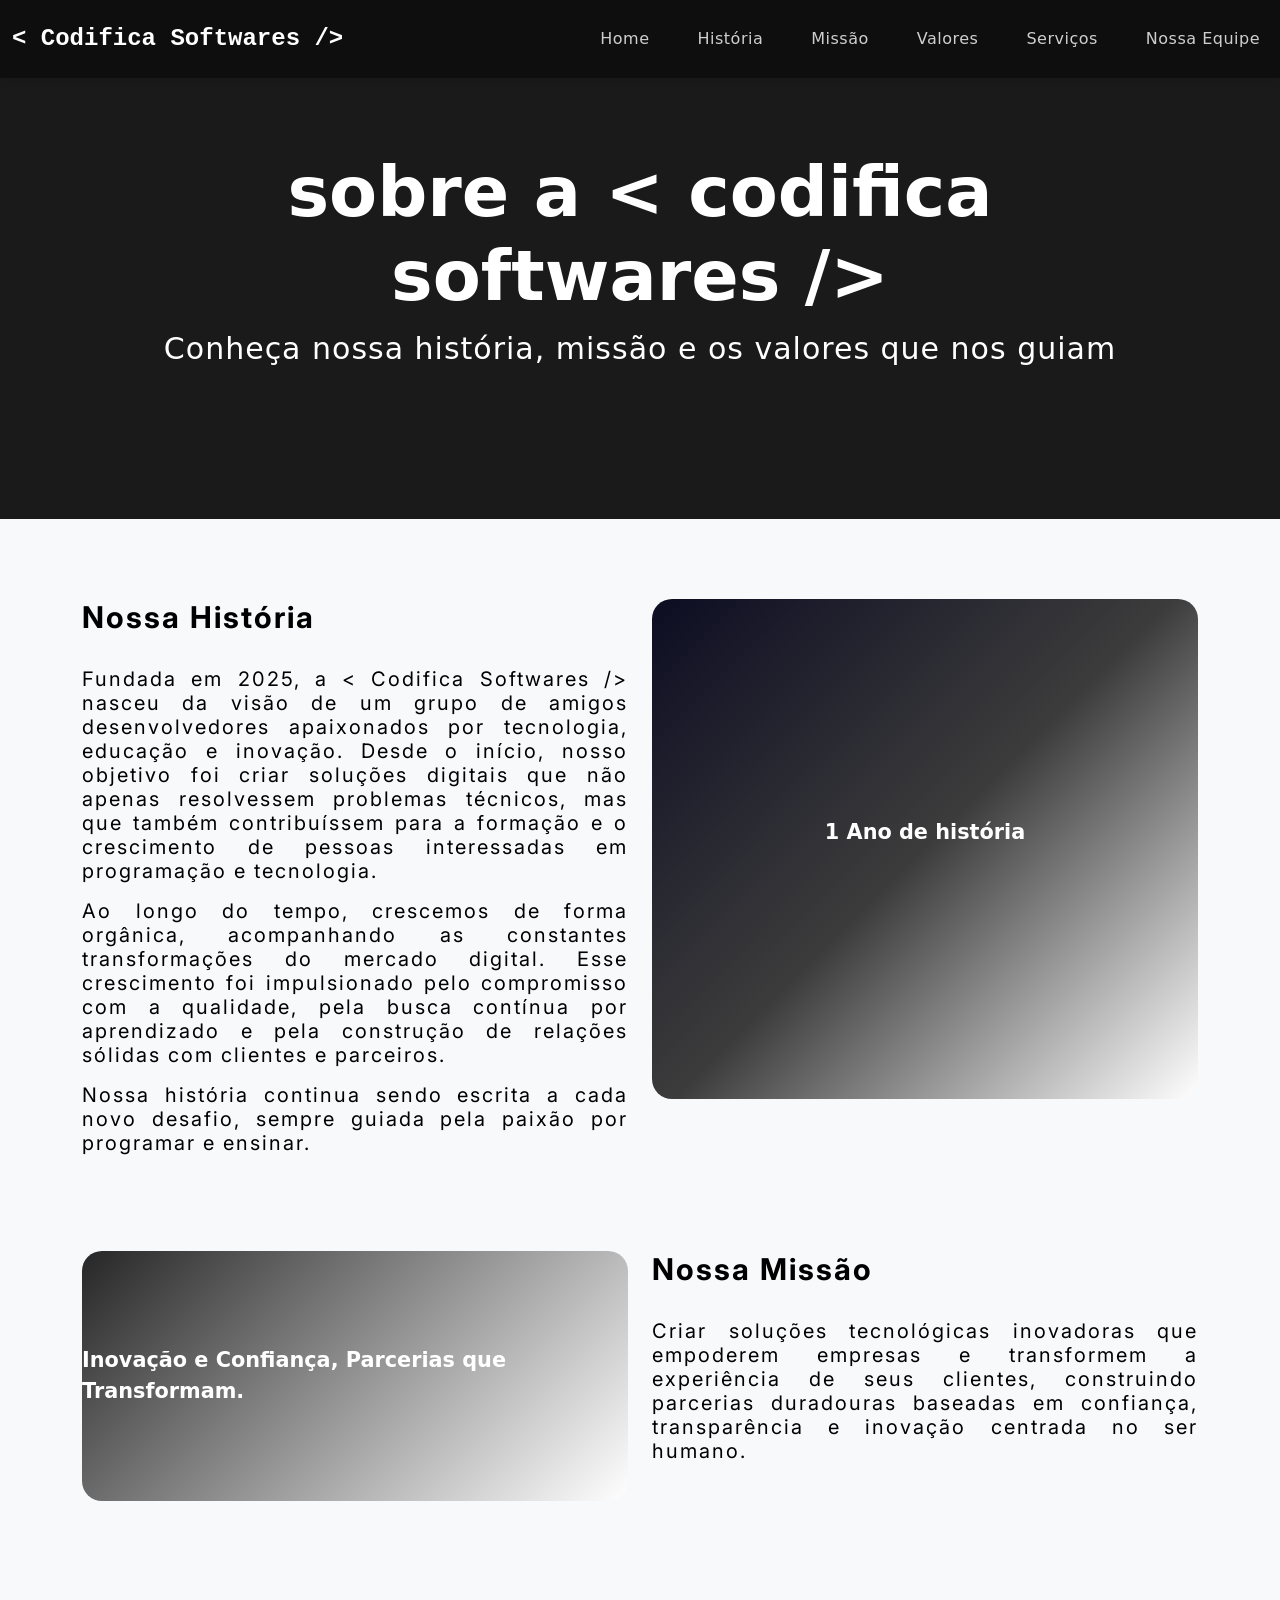
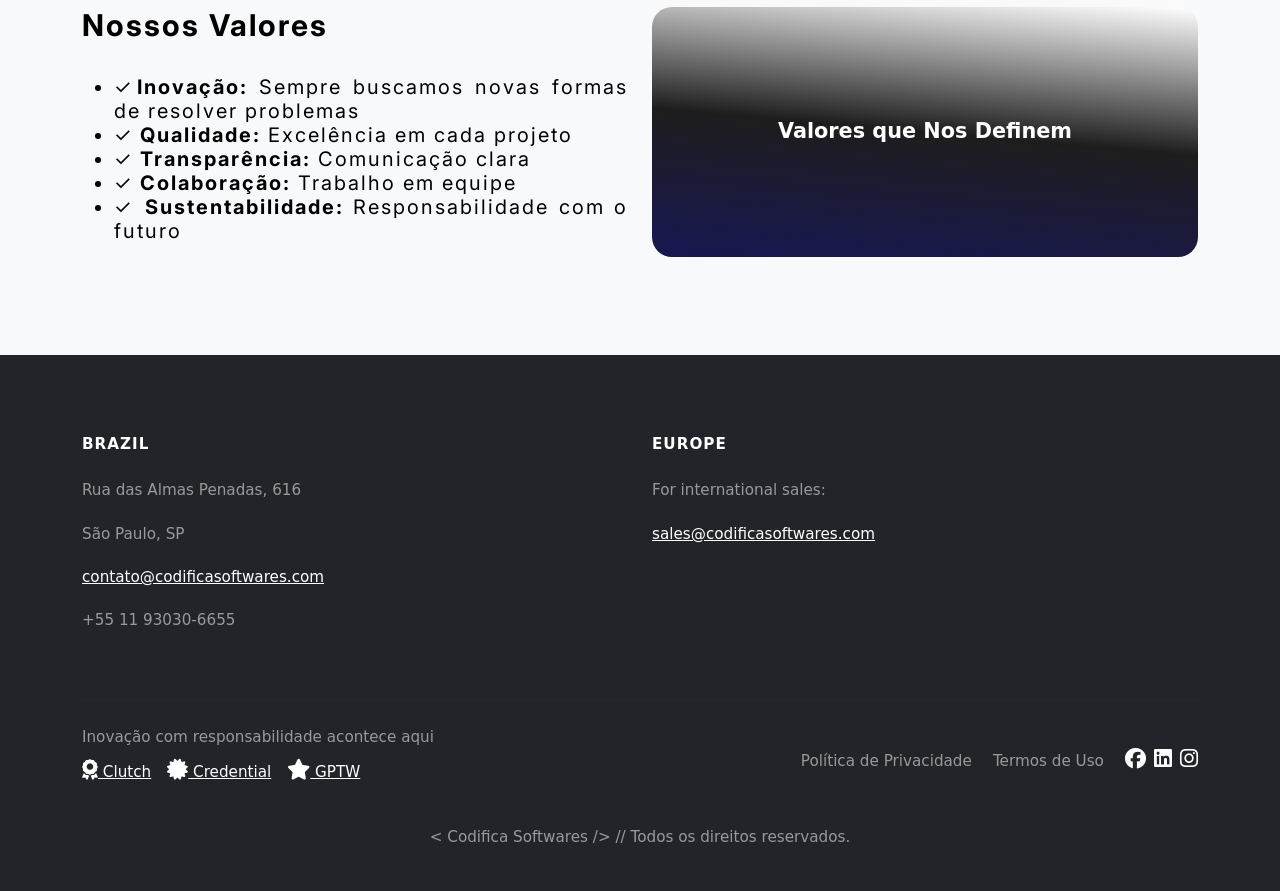
<file: trespaginas/about.html>
<!DOCTYPE html>
<html lang="pt-BR">
<head>
    <meta charset="UTF-8">
    <meta name="viewport" content="width=device-width, initial-scale=1.0">
    <title> Nossa história - < Codifica Softwares /></title>
    <link href="https://cdn.jsdelivr.net/npm/bootstrap@5.3.0/dist/css/bootstrap.min.css" rel="stylesheet">
    <link rel="preconnect" href="https://fonts.googleapis.com">
    <link rel="preconnect" href="https://fonts.gstatic.com" crossorigin>
    <link href="https://fonts.googleapis.com/css2?family=Poppins:wght@300;400;500;600;700;800&family=Inter:wght@100..900&display=swap" rel="stylesheet">
    
    <!-- font Awesome para ícones -->
    <link rel="stylesheet" href="https://cdnjs.cloudflare.com/ajax/libs/font-awesome/6.4.0/css/all.min.css">
    <link rel="stylesheet" href="aboutcss.css">
</head>
<body>
    
    <!-- Navbar -->
    <nav class="navbar navbar-expand-lg navbar-dark fixed-top navbar-custom">
        <div class="container-fluid">
            <!-- Logo da marca -->
            <a class="navbar-brand logo-brand" href="#">
                <span class="logo-text">< Codifica Softwares /></span>
            </a>
            
            <!-- Menu -->
            <div class="collapse navbar-collapse" id="navbarNav">
                <ul class="navbar-nav ms-auto">
                    <li class="nav-item"><a class="nav-link active" href="../index.html">Home</a></li>
                    <li class="nav-item"><a class="nav-link" href="#nossahistoria">História</a></li>
                    <li class="nav-item"><a class="nav-link" href="#missaotitulo">Missão </a></li> 
                    <li class="nav-item"><a class="nav-link" href="#valorestitulo">Valores</a></li>
                    <li class="nav-item"><a class="nav-link" href="services.html">Serviços</a></li>
                    <li class="nav-item"><a class="nav-link" href="nossotime.html">Nossa equipe</a></li>
                </ul>
            </div>
        </div>
    </nav>

    <section class="titulo-principal text-center">
        <div class="container">
            <h1>Sobre a < Codifica Softwares /></h1>
            <p id="subtitulo"> Conheça nossa história, missão e os valores que nos guiam</p>
        </div>
    </section>

    <section class="about-section">
        <div class="container">
            <div class="row mb-5">
                <div class="col-lg-6" id="nossahistoria">
                    <h2 id="historiatitulo">Nossa História</h2>
                        <p>
                        Fundada em 2025, a  < Codifica Softwares /> nasceu da visão de um grupo de amigos desenvolvedores apaixonados por tecnologia, educação e inovação. Desde o início, nosso objetivo foi criar soluções digitais que não apenas resolvessem problemas técnicos, mas que também contribuíssem para a formação e o crescimento de pessoas interessadas em programação e tecnologia.
                        </p>

                        <p>
                        Ao longo do tempo, crescemos de forma orgânica, acompanhando as constantes transformações do mercado digital. Esse crescimento foi impulsionado pelo compromisso com a qualidade, pela busca contínua por aprendizado e pela construção de relações sólidas com clientes e parceiros.
                        </p>

                        <p>
                        Nossa história continua sendo escrita a cada novo desafio, sempre guiada pela paixão por programar e ensinar.
                        </p>

                </div>
                <div class="col-lg-6">
                    <div class="about-card">
                        <div class="about-icon">
                            <p class="about-title" >1 Ano de história</p>
                        </div>  
                    </div>
                </div>
            </div>

            <div class="row mb-5">
                <div class="col-lg-6 order-lg-2" id="missaotexto" >
                    <h2 id="missaotitulo">Nossa Missão</h2>
                    <p>Criar soluções tecnológicas inovadoras que empoderem empresas e transformem a experiência de seus clientes, 
                        construindo parcerias duradouras baseadas em confiança, transparência e inovação centrada no ser humano.</p>
                </div>
                <div class="col-lg-6 order-lg-1">
                    <div class="about-card2 missao" id="missaocard">
                        <div class="about-icon"></div>
                        <p class="about-title">Inovação e Confiança, Parcerias que Transformam.</p>
                    </div>
                </div>
            </div>
<br><br>
            <div class="row">
                <div class="col-lg-6">
                    <h2 id="valorestitulo">Nossos Valores</h2>
                    <ul class="values-list" id="valores">
                        <li>✓<strong>Inovação:</strong> Sempre buscamos novas formas de resolver problemas</li>
                        <li>✓ <strong>Qualidade:</strong> Excelência em cada projeto</li>
                        <li>✓ <strong>Transparência:</strong> Comunicação clara</li>
                        <li>✓ <strong>Colaboração:</strong> Trabalho em equipe</li>
                        <li>✓ <strong>Sustentabilidade:</strong> Responsabilidade com o futuro</li>
                    </ul>
                </div>
                <div class="col-lg-6">
                    <div class="about-card3 values">
                        <div class="about-icon"></div>
                        <p class="about-title">Valores que Nos Definem</p>
                    </div>
                </div>
            </div>
        </div>
    </section>

    <!-- Rodapé -->
<footer class="rodape py-5 bg-dark text-white">
    <div class="container">
        <div class="row">
            
            <!-- Informações de Contato - Brasil -->
            <div class="col-md-6 mb-4">
                <h4 class="text-uppercase mb-4 fw-bold">BRAZIL </h4>
                <p class="text-muted">Rua das Almas Penadas, 616</p>
                <p class="text-muted">São Paulo, SP</p>
                <p class="text-muted">

                    <a class="link-rodape">contato@codificasoftwares.com</a>
                </p>
                <p class="text-muted">+55 11 93030-6655</p>
            </div>
            
            <!-- Informações de Contato - Europa -->
            <div class="col-md-6 mb-4">
                <h4 class="text-uppercase mb-4 fw-bold">EUROPE</h4>
                <p class="text-muted">For international sales:</p>
                <p class="text-muted">
                    <a class="link-rodape">sales@codificasoftwares.com</a>
                </p>
            </div>
        </div>

        <hr class="my-4 border-secondary">

        <div class="row align-items-center">
            <div class="col-md-6">
                <p class="text-muted small mb-2">Inovação com responsabilidade acontece aqui</p>
                
                <!-- Ícones de Premiações/Certificações -->
                <div class="d-flex mb-3 gap-3">
                    <a href="#" class="link-rodape" title="Clutch">
                        <i class="fas fa-award"></i> Clutch
                    </a>
                    <a href="#" class="link-rodape" title="Credential">
                        <i class="fas fa-certificate"></i> Credential
                    </a>
                    <a href="#" class="link-rodape" title="GPTW">
                        <i class="fas fa-star"></i> GPTW
                    </a>
                </div>
            </div>
            <div class="col-md-6 text-md-end">
                <!-- Links de Políticas -->
                <a href="#" class="text-muted text-decoration-none me-3">Política de Privacidade</a>
                <a href="#" class="text-muted text-decoration-none me-3">Termos de Uso</a>
                
                <!-- Ícones de Redes Sociais -->
                <div class="d-inline-flex gap-2 social-icons">
                    <a href="#" class="link-rodape" title="Facebook">
                        <i class="fab fa-facebook"></i>
                    </a>
                    <a href="#" class="link-rodape" title="LinkedIn">
                        <i class="fab fa-linkedin"></i>
                    </a>
                    <a href="#" class="link-rodape" title="Instagram">
                        <i class="fab fa-instagram"></i>
                    </a>
                </div>
            </div>
        </div>


    <div class="text-center mt-4">
            <p class="text-muted small mb-0"> < Codifica Softwares /> // Todos os direitos reservados.</p>
        </div>
    </div>
</footer>

</body>
</file>
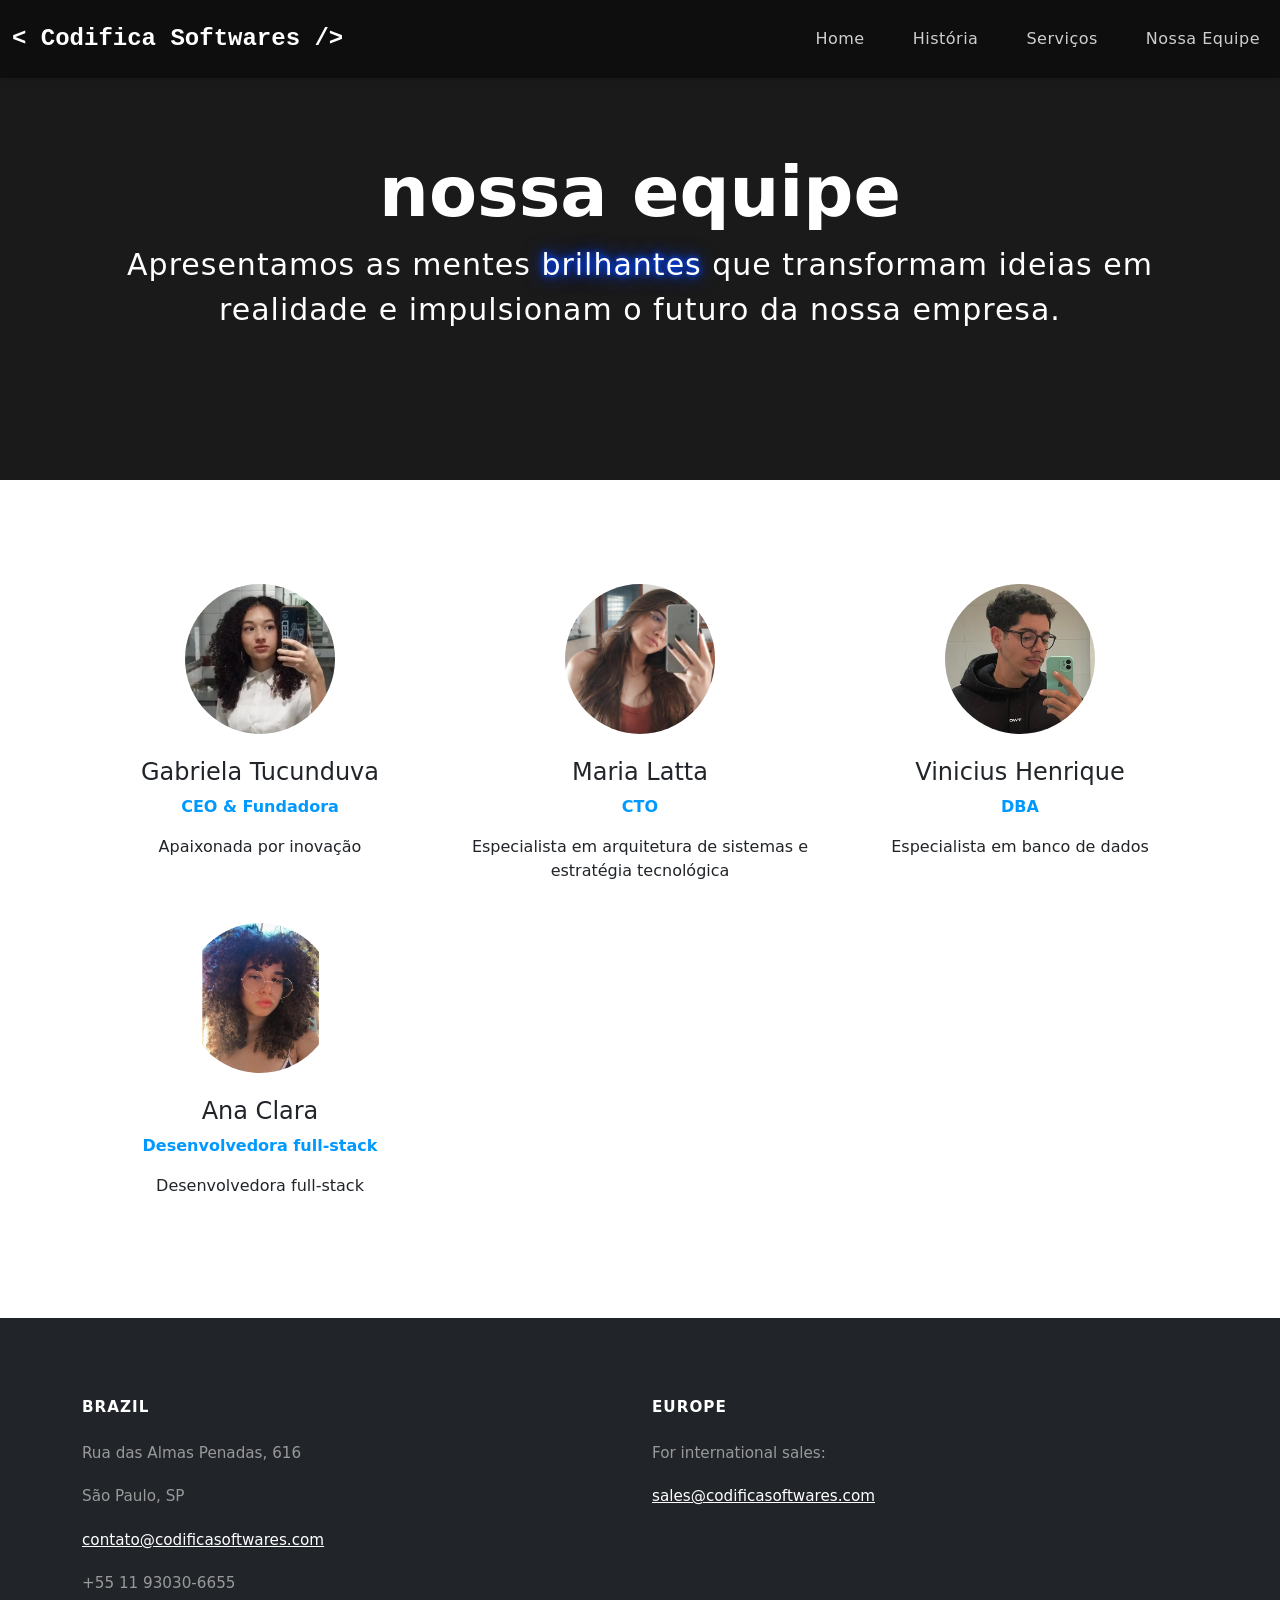
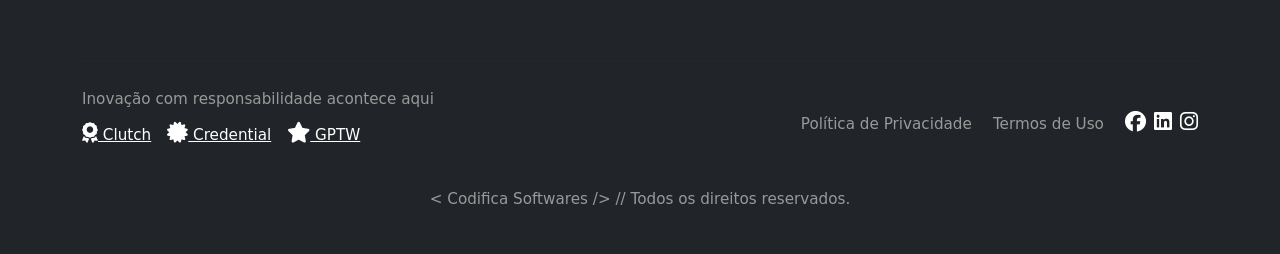
<file: trespaginas/nossotime.html>
<!DOCTYPE html>
<html lang="pt-BR">
<head>
    <meta charset="UTF-8">
    <meta name="viewport" content="width=device-width, initial-scale=1.0">
    <title> Nossa equipe - < Codifica Softwares /></title>
    <link href="https://cdn.jsdelivr.net/npm/bootstrap@5.3.0/dist/css/bootstrap.min.css" rel="stylesheet">
    <link rel="preconnect" href="https://fonts.googleapis.com">
    <link rel="preconnect" href="https://fonts.gstatic.com" crossorigin>
    <link href="https://fonts.googleapis.com/css2?family=Poppins:wght@300;400;500;600;700;800&family=Inter:wght@100..900&display=swap" rel="stylesheet">
    
    <!-- font Awesome -->
    <link rel="stylesheet" href="https://cdnjs.cloudflare.com/ajax/libs/font-awesome/6.4.0/css/all.min.css">
    <link rel="stylesheet" href="nossotimecss.css">
</head>
<body>
    
    <!-- Navbar -->
    <nav class="navbar navbar-expand-lg navbar-dark fixed-top navbar-custom">
        <div class="container-fluid">
            <!-- Logo da marca -->
            <a class="navbar-brand logo-brand" href="#">
                <span class="logo-text"> < Codifica Softwares /></span>
            </a>
        
    
            <!-- Menu -->
            <div class="collapse navbar-collapse" id="navbarNav">
                <ul class="navbar-nav ms-auto">
                    <li class="nav-item"><a class="nav-link active" href="../index.html">Home</a></li>
                    <li class="nav-item"><a class="nav-link" href="#nossahistoria">História</a></li>
                    <li class="nav-item"><a class="nav-link" href="services.html">Serviços</a></li>
                    <li class="nav-item"><a class="nav-link" href="nossotime.html">Nossa equipe</a></li>
                </ul>
            </div>
        </div>
    </nav>

    <section class="titulo-principal text-center">
        <div class="container">
            <h1>Nossa equipe</h1>
            <p id="subtitulo"> Apresentamos as mentes <span class="brilho">brilhantes</span> que transformam ideias em realidade e impulsionam o futuro da nossa empresa.</p>
        </div>
    </section>

    <section class="equipe">
        <div class="container">
            <br>
            <div class="row">
                <div class="col-md-4 mb-4">
                    <div class="perfil">
                        <div class="foto"> <img src="imagens/fotogabriela.png" alt=""></div>
                        <h4>Gabriela Tucunduva</h4>
                        <p class="funcao">CEO & Fundadora</p>
                        <p> Apaixonada por inovação</p>
                    </div>
                </div>

                <div class="col-md-4 mb-4">
                    <div class="perfil">
                        <div class="foto"> <img src="imagens/fotomaria.png" alt=""></div>
                        <h4>Maria Latta</h4>
                        <p class="funcao">CTO</p>
                        <p>Especialista em arquitetura de sistemas e estratégia tecnológica</p>
                    </div>
                </div>

                <div class="col-md-4 mb-4">
                    <div class="perfil">
                        <div class="foto"> <img src="imagens/fotovinic.jpg" alt=""></div>
                        <h4> Vinicius Henrique</h4>
                        <p class="funcao"> DBA</p>
                        <p>Especialista em banco de dados</p>
                    </div>
                </div>

                <div class="col-md-4 mb-4">
                    <div class="perfil">
                        
                        <div class="foto"> <img src="imagens/anaclara.png" alt="" ></div>
                        <h4> Ana Clara</h4>
                        <p class="funcao"> Desenvolvedora full-stack</p>
                        <p>Desenvolvedora full-stack </p>
                    </div>
                </div>

            </div>
        </div>
    </section> 
    
    <!-- Rodapé -->
<footer class="rodape py-5 bg-dark text-white">
    <div class="container">
        <div class="row">
            
            <!-- Informações de Contato - Brasil -->
            <div class="col-md-6 mb-4">
                <h4 class="text-uppercase mb-4 fw-bold">BRAZIL </h4>
                <p class="text-muted">Rua das Almas Penadas, 616</p>
                <p class="text-muted">São Paulo, SP</p>
                <p class="text-muted">

                    <a class="link-rodape">contato@codificasoftwares.com</a>
                </p>
                <p class="text-muted">+55 11 93030-6655</p>
            </div>
            
            <!-- Informações de Contato - Europa -->
            <div class="col-md-6 mb-4">
                <h4 class="text-uppercase mb-4 fw-bold">EUROPE</h4>
                <p class="text-muted">For international sales:</p>
                <p class="text-muted">
                    <a class="link-rodape">sales@codificasoftwares.com</a>
                </p>
            </div>
        </div>

        <hr class="my-4 border-secondary">

        <div class="row align-items-center">
            <div class="col-md-6">
                <p class="text-muted small mb-2">Inovação com responsabilidade acontece aqui</p>
                
                <!-- Ícones de Premiações/Certificações -->
                <div class="d-flex mb-3 gap-3">
                    <a href="#" class="link-rodape" title="Clutch">
                        <i class="fas fa-award"></i> Clutch
                    </a>
                    <a href="#" class="link-rodape" title="Credential">
                        <i class="fas fa-certificate"></i> Credential
                    </a>
                    <a href="#" class="link-rodape" title="GPTW">
                        <i class="fas fa-star"></i> GPTW
                    </a>
                </div>
            </div>
            <div class="col-md-6 text-md-end">
                <!-- Links de Políticas -->
                <a href="#" class="text-muted text-decoration-none me-3">Política de Privacidade</a>
                <a href="#" class="text-muted text-decoration-none me-3">Termos de Uso</a>
                
                <!-- Ícones de Redes Sociais -->
                <div class="d-inline-flex gap-2 social-icons">
                    <a href="#" class="link-rodape" title="Facebook">
                        <i class="fab fa-facebook"></i>
                    </a>
                    <a href="#" class="link-rodape" title="LinkedIn">
                        <i class="fab fa-linkedin"></i>
                    </a>
                    <a href="#" class="link-rodape" title="Instagram">
                        <i class="fab fa-instagram"></i>
                    </a>
                </div>
            </div>
        </div>


    <div class="text-center mt-4">
            <p class="text-muted small mb-0">< Codifica Softwares /> // Todos os direitos reservados.</p>
        </div>
    </div>
</footer>

</body>
</file>
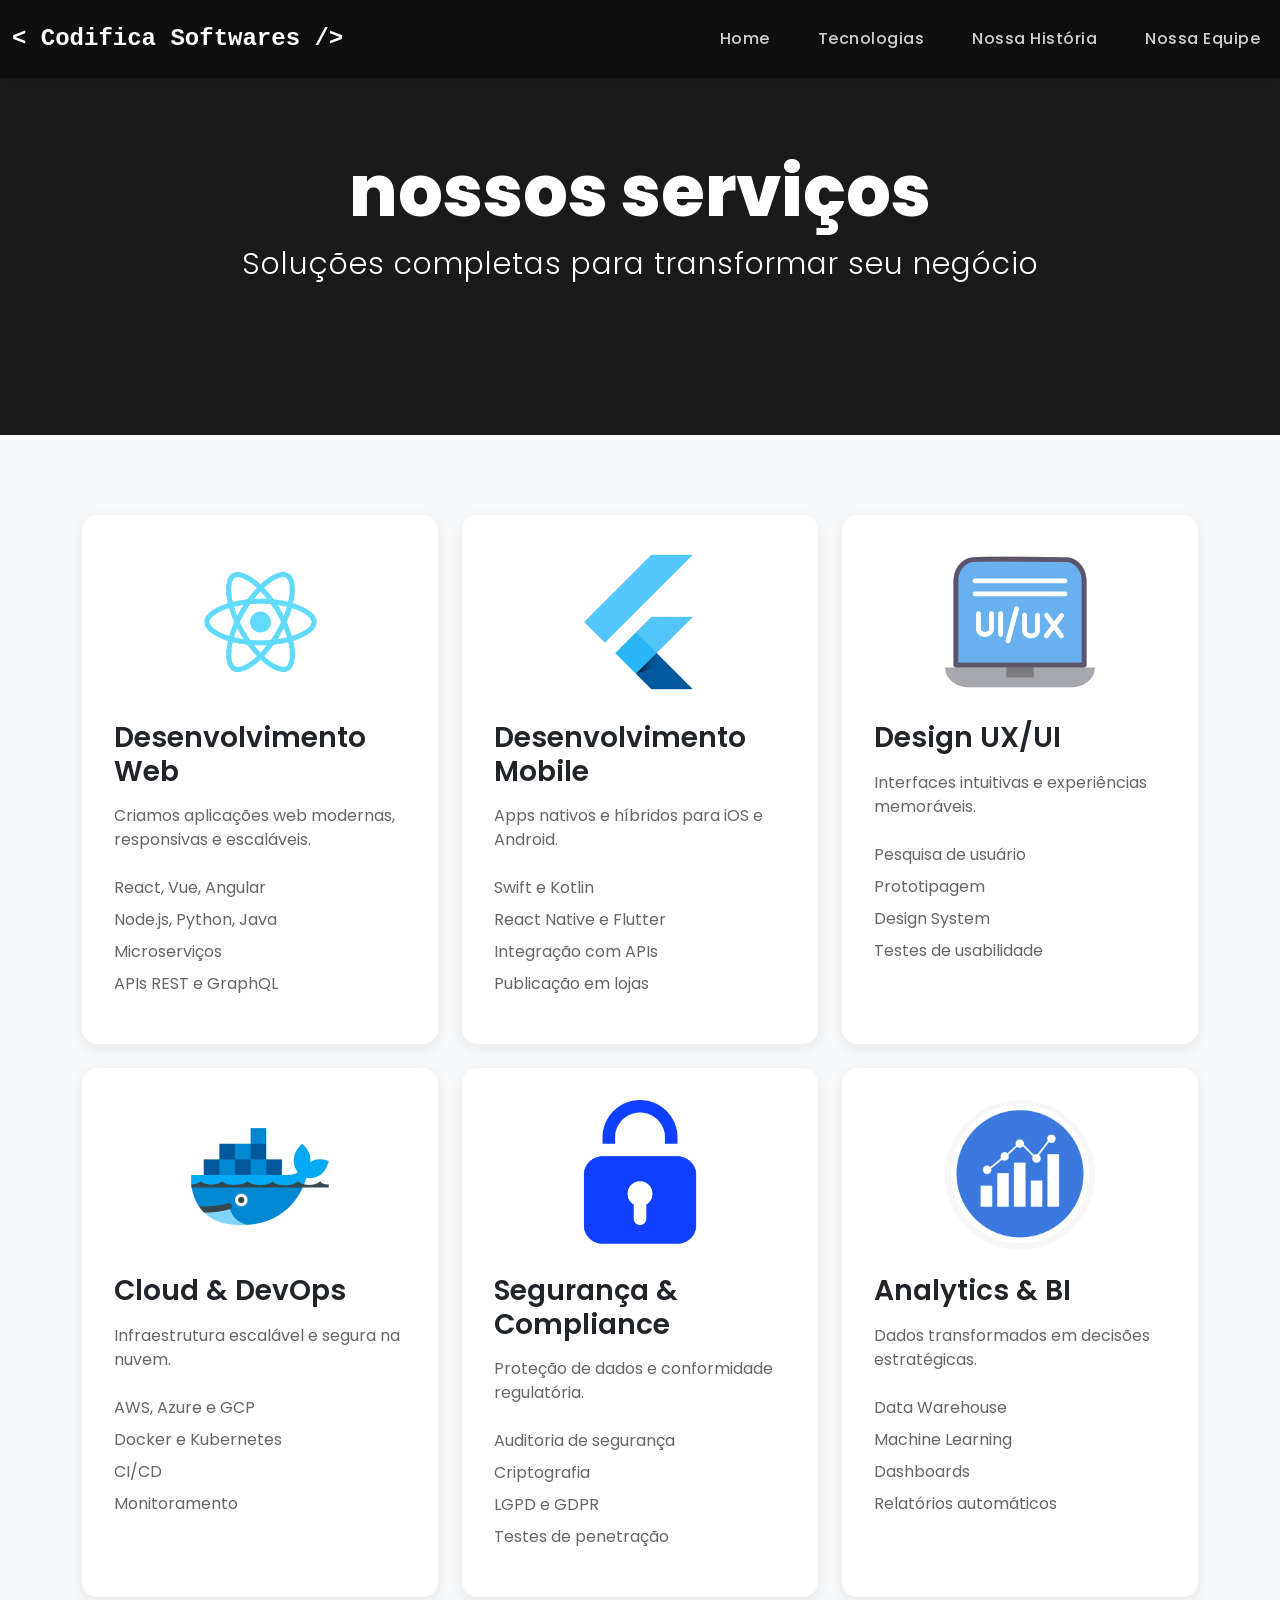
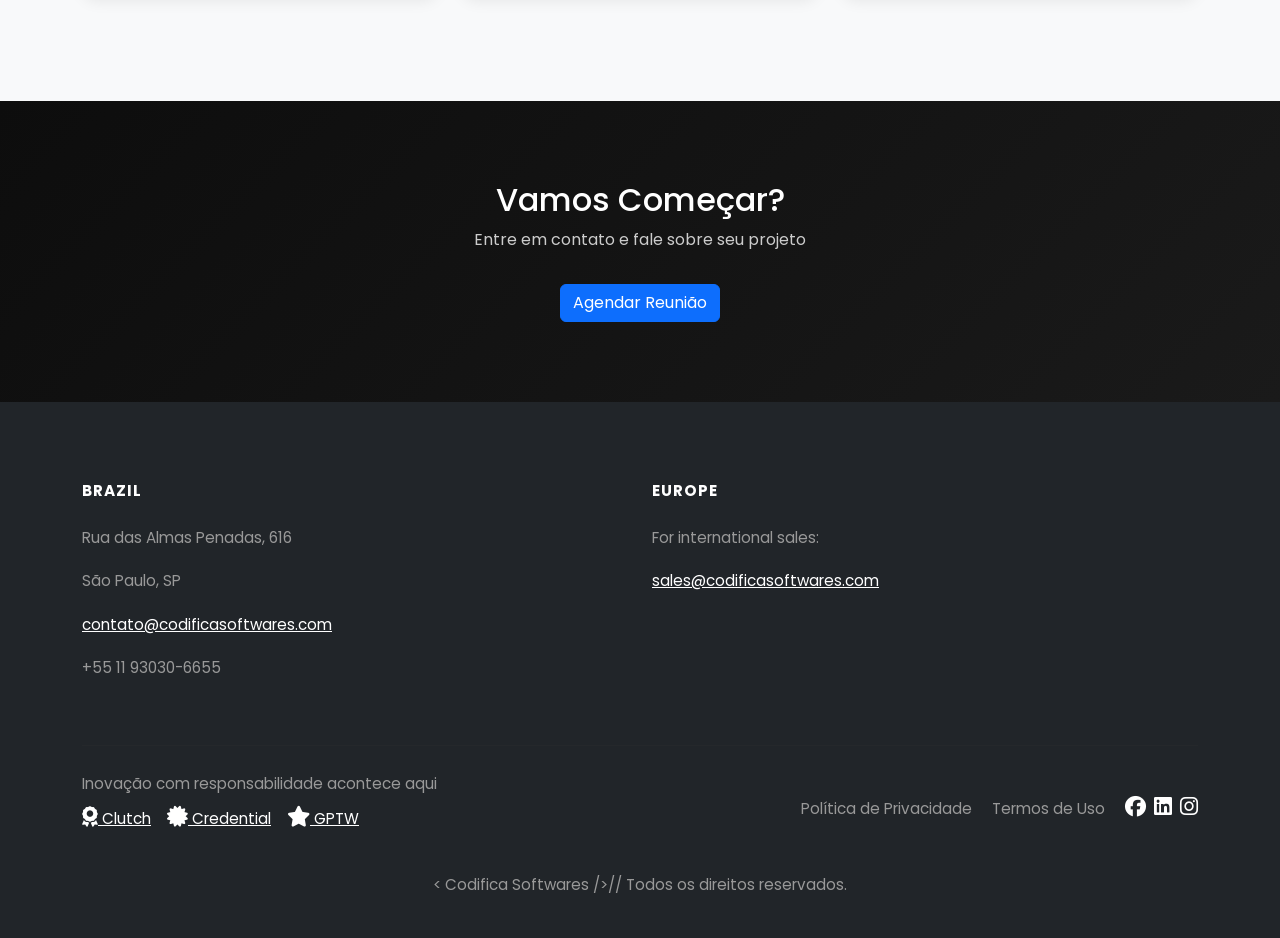
<file: trespaginas/services.html>
<!DOCTYPE html>
<html lang="pt-BR">
<head>
  <meta charset="UTF-8">
  <meta name="viewport" content="width=device-width, initial-scale=1.0">
  <title>Serviços - < Codifica Softwares /></title>
    <link href="https://cdn.jsdelivr.net/npm/bootstrap@5.3.0/dist/css/bootstrap.min.css" rel="stylesheet">
    <link rel="preconnect" href="https://fonts.googleapis.com">
    <link rel="preconnect" href="https://fonts.gstatic.com" crossorigin>
    <link href="https://fonts.googleapis.com/css2?family=Poppins:wght@300;400;500;600;700;800&family=Inter:wght@100..900&display=swap" rel="stylesheet">
    <link rel="stylesheet" href="https://cdnjs.cloudflare.com/ajax/libs/font-awesome/6.4.0/css/all.min.css">
  <link href="https://cdn.jsdelivr.net/npm/bootstrap@5.3.0/dist/css/bootstrap.min.css" rel="stylesheet">
  <link rel="stylesheet" href="servicescss.css">
</head>

<body>
    <!-- navbar -->
    <nav class="navbar navbar-expand-lg navbar-dark fixed-top navbar-custom">
        <div class="container-fluid">
            <!-- Logo da marca -->
            <a class="navbar-brand logo-brand" href="#">
                <span class="logo-text">< Codifica Softwares /></span>
            </a>
            <!-- Menu -->
            <div class="collapse navbar-collapse" id="navbarNav">
                <ul class="navbar-nav ms-auto">
                    <li class="nav-item"><a class="nav-link active" href="../index.html">Home</a></li>
                    <li class="nav-item"><a class="nav-link" href="#servicos">Tecnologias</a></li>
                    <li class="nav-item"><a class="nav-link" href="about.html">Nossa História</a></li>
                    <li class="nav-item"><a class="nav-link" href="nossotime.html">Nossa equipe</a></li>
                </ul>
            </div>
        </div>
    </nav>

    <section class="titulo-principal text-center">
        <div class="container">
            <h1>Nossos Serviços</h1>
            <p id="subtitulo"> Soluções completas para transformar seu negócio </p>
        </div>
    </section>



<section class="todos-servicos" id="servicos">
  <div class="container">
    <div class="row">
      <div class="col-lg-4 mb-4">
        <div class="servico-container"> 
          <div class="foto"> <img src="imagens/react.png" alt=""></div>
          <h3>Desenvolvimento Web</h3>
          <p>Criamos aplicações web modernas, responsivas e escaláveis.</p>
          <ul>
            <li>React, Vue, Angular</li>
            <li>Node.js, Python, Java</li>
            <li>Microserviços</li>
            <li>APIs REST e GraphQL</li>
          </ul>
        </div>
      </div>

      <div class="col-lg-4 mb-4">
        <div class="servico-container">
          <div class="foto"> <img src="imagens/flutter.png" alt=""></div>
          <h3>Desenvolvimento Mobile</h3>
          <p>Apps nativos e híbridos para iOS e Android.</p>
          <ul>
            <li>Swift e Kotlin</li>
            <li>React Native e Flutter</li>
            <li>Integração com APIs</li>
            <li>Publicação em lojas</li>
          </ul>
        </div>
      </div>

      <div class="col-lg-4 mb-4">
        <div class="servico-container">
          <div class="foto"> <img src="imagens/uiux.png" alt=""></div>
          <h3>Design UX/UI</h3>
          <p>Interfaces intuitivas e experiências memoráveis.</p>
          <ul>
            <li>Pesquisa de usuário</li>
            <li>Prototipagem</li>
            <li>Design System</li>
            <li>Testes de usabilidade</li>
          </ul>
        </div>
      </div>

      <div class="col-lg-4 mb-4">
        <div class="servico-container">
          <div class="foto"> <img src="imagens/docker.jpg" alt=""></div>
          <h3>Cloud & DevOps</h3>
          <p>Infraestrutura escalável e segura na nuvem.</p>
          <ul>
            <li>AWS, Azure e GCP</li>
            <li>Docker e Kubernetes</li>
            <li>CI/CD</li>
            <li>Monitoramento</li>
          </ul>
        </div>
      </div>

      <div class="col-lg-4 mb-4">
        <div class="servico-container">
          <div class="foto"> <img src="imagens/cadeado.png" alt=""></div>
          <h3>Segurança & Compliance</h3>
          <p>Proteção de dados e conformidade regulatória.</p>
          <ul>
            <li>Auditoria de segurança</li>
            <li>Criptografia</li>
            <li>LGPD e GDPR</li>
            <li>Testes de penetração</li>
          </ul>
        </div>
      </div>

      <div class="col-lg-4 mb-4">
        <div class="servico-container">
          <div class="foto2"> <img src="imagens/analytics.png" alt=""></div>
          <h3>Analytics & BI</h3>
          <p>Dados transformados em decisões estratégicas.</p>
          <ul>
            <li>Data Warehouse</li>
            <li>Machine Learning</li>
            <li>Dashboards</li>
            <li>Relatórios automáticos</li>
          </ul>
        </div>
      </div>

    </div>
  </div>
</section>

<section class="cta-section">
  <div class="container">
    <h2>Vamos Começar?</h2>
    <p>Entre em contato e fale sobre seu projeto</p>
    <a href="../index.html#contato" class="btn btn-primary">Agendar Reunião</a>
  </div>
</section>
<!-- Rodapé -->
<footer class="rodape py-5 bg-dark text-white">
    <div class="container">
        <div class="row">
            
            <!-- Informações de Contato - Brasil -->
            <div class="col-md-6 mb-4">
                <h4 class="text-uppercase mb-4 fw-bold">BRAZIL </h4>
                <p class="text-muted">Rua das Almas Penadas, 616</p>
                <p class="text-muted">São Paulo, SP</p>
                <p class="text-muted">

                    <a class="link-rodape">contato@codificasoftwares.com</a>
                </p>
                <p class="text-muted">+55 11 93030-6655</p>
            </div>
            
            <!-- Informações de Contato - Europa -->
            <div class="col-md-6 mb-4">
                <h4 class="text-uppercase mb-4 fw-bold">EUROPE</h4>
                <p class="text-muted">For international sales:</p>
                <p class="text-muted">
                    <a class="link-rodape">sales@codificasoftwares.com</a>
                </p>
            </div>
        </div>

        <hr class="my-4 border-secondary">

        <div class="row align-items-center">
            <div class="col-md-6">
                <p class="text-muted small mb-2">Inovação com responsabilidade acontece aqui</p>
                
                <!-- Ícones de Premiações/Certificações -->
                <div class="d-flex mb-3 gap-3">
                    <a href="#" class="link-rodape" title="Clutch">
                        <i class="fas fa-award"></i> Clutch
                    </a>
                    <a href="#" class="link-rodape" title="Credential">
                        <i class="fas fa-certificate"></i> Credential
                    </a>
                    <a href="#" class="link-rodape" title="GPTW">
                        <i class="fas fa-star"></i> GPTW
                    </a>
                </div>
            </div>
            <div class="col-md-6 text-md-end">
                <!-- Links de Políticas -->
                <a href="#" class="text-muted text-decoration-none me-3">Política de Privacidade</a>
                <a href="#" class="text-muted text-decoration-none me-3">Termos de Uso</a>
                
                <!-- Ícones de Redes Sociais -->
                <div class="d-inline-flex gap-2 social-icons">
                    <a href="#" class="link-rodape" title="Facebook">
                        <i class="fab fa-facebook"></i>
                    </a>
                    <a href="#" class="link-rodape" title="LinkedIn">
                        <i class="fab fa-linkedin"></i>
                    </a>
                    <a href="#" class="link-rodape" title="Instagram">
                        <i class="fab fa-instagram"></i>
                    </a>
                </div>
            </div>
        </div>


    <div class="text-center mt-4">
            <p class="text-muted small mb-0">< Codifica Softwares />// Todos os direitos reservados.</p>
        </div>
    </div>
</footer>

<script src="https://cdn.jsdelivr.net/npm/bootstrap@5.3.0/dist/js/bootstrap.bundle.min.js"></script>

</body>
</html>
</file>
<file: trespaginas/aboutcss.css>
:root {
    --primary-color: #1a1a1a;
    --dark-color: #0d0d0d;
    --light-color: #f8f9fa;
    --text-color: #333;
    --fundo: rgb(28, 28, 28);
    --text-light: #999;
    --font-family: 'Poppins', 'Inter', sans-serif;
}

.logo-text { 
    font-weight: 800; 
    font-size: 24px; 
    color: #fff;
    font-family: 'Courier New', monospace;
 }

.navbar-nav .nav-link {
    color: rgba(255, 255, 255, 0.8) !important;
    font-size: 16px;
    font-weight: 500;
    margin-left: 32px;
    position: relative;
    transition: all 0.3s ease;
    text-transform: capitalize;
    letter-spacing: 0.5px;

}

.navbar-custom {
    background-color: rgba(13, 13, 13, 0.85) !important;
    backdrop-filter: blur(10px);
    box-shadow: 0 2px 10px rgba(0, 0, 0, 0.1);
    padding: 16px 0;
    transition: all 0.3s ease;
    width: 100%;
}

.navbar-custom.scrolled {
    background-color: rgba(13, 13, 13, 0.95) !important;
    box-shadow: 0 4px 20px rgba(0, 0, 0, 0.2);
}
.titulo-principal{ 
    background-color:  #1a1a1a; 
    padding: 150px 0 100px; 
    color: #fff;
 }
.titulo-principal h1 {
     font-size: 70px; 
    font-weight: 800;
    text-transform: lowercase;
}

#subtitulo{
    font-size: 30px;
    font-weight: 300;
    margin-bottom: 48px;
    letter-spacing: 1px;
    /* text-transform: lowercase; */
}

.about-section { 
    background: #f8f9fa; 
    padding: 80px 0;
    display: flex;
    justify-content: center;
    align-items: center;    
}
.about-section h2 {
    font-size: 40px; 
    font-weight: 300; 
    margin-bottom: 24px; 
    }

.about-card {
    height: 500px; 
    border-radius: 20px; 
    display:flex; 
    flex-direction:column; 
    align-items:center;
    justify-content:center;
    color:#fff; 
    background: linear-gradient(135deg, rgb(13, 13, 35), #3c3c3c, #ffffff);
    }

    
.about-card2 {
    height: 250px; 
    border-radius: 20px; 
    display:flex; 
    flex-direction:column; 
    align-items:center;
    justify-content:center;
    color:#fff; 
    background: linear-gradient(135deg, #262626, #ffffff);
    }
.about-card3 {
    height: 250px; 
    border-radius: 20px; 
    display:flex; 
    flex-direction:column; 
    align-items:center;
    justify-content:center;
    color:#fff; 
    background: linear-gradient(185deg, #ffffff, #1e1d1d, rgb(23, 23, 83));
    }

.missaocard{
    background-color: rgb(255, 255, 255);
}

.rodape {
    background-color: var(--dark-color);
    color: #fff;
    padding-top: 80px !important;
    padding-bottom: 40px !important;
}

.rodape h4 {
    color: #fff;
    font-size: 15.2px;
    font-weight: 700;
    letter-spacing: 1px;
    margin-bottom: 24px;
}

.rodape .text-muted {
    color: #999 !important;
    font-size: 15.2px;
    line-height: 1.8;
}

.rodape a {
    color: #fff;
    transition: all 0.3s ease;
    font-size: 15.2px;
}

.rodape a:hover {
    color: #ccc;
    text-decoration: underline;
}

.rodape .border-secondary {
    border-color: #333 !important;
}

.rodape i {
    font-size: 20.8px;
    transition: all 0.3s ease;
}

.rodape a:hover i {
    transform: scale(1.2);
}

#nossahistoria{
    font-family: 'Inter', sans-serif;
    text-align: justify;
    font-size: 20px;
    line-height: 1.2;
    letter-spacing: 2px;
    color: #000000;
    margin-bottom: 32px;
}

#missaotexto{
    font-family: 'Inter', sans-serif;
    text-align: justify;
    font-size: 20px;
    line-height: 1.2;
    letter-spacing: 2px;
    color: #000000;
    margin-bottom: 32px;
}

#valores{
    font-family: 'Inter', sans-serif;
    text-align: justify;
    font-size: 20px;
    line-height: 1.2;
    letter-spacing: 2px;
    color: #000000;
    margin-bottom: 32px;
}

#historiatitulo{
    font-family: 'Inter', sans-serif;
    font-weight: bold;
    font-size: 30px;
    line-height: 1.2;
    letter-spacing: 2px;
    color: #000000;
    margin-bottom: 32px;
}
#valorestitulo{
    font-family: 'Inter', sans-serif;
    font-weight: bold;
    font-size: 30px;
    line-height: 1.2;
    letter-spacing: 2px;
    color: #000000;
    margin-bottom: 32px;
}
#missaotitulo{
    font-family: 'Inter', sans-serif;
    font-weight: bold;
    font-size: 30px;
    line-height: 1.2;
    letter-spacing: 2px;
    color: #000000;
    margin-bottom: 32px;
}
.about-card.values { 
    background: linear-gradient(135deg, #3a3a3a, #000000);
}

.about-icon { 
    font-size: 64px;
    margin-bottom: 16px;
    }
.about-title {
    font-size: 20.8px;
    font-weight: 600; 
    }

    #missao{
        color: #000;
    }
</file>
<file: trespaginas/nossotimecss.css>
:root {
    --primary-color: #1a1a1a;
    --dark-color: #0d0d0d;
    --light-color: #f8f9fa;
    --text-color: #333;
    --fundo: rgb(28, 28, 28);
    --text-light: #999;
    --font-family: 'Poppins', 'Inter', sans-serif;
}

.logo-text { 
    font-weight: 800; 
    font-size: 24px;
    color: #fff;
    font-family: 'Courier New', monospace;
}

.navbar-nav .nav-link {
    color: rgba(255, 255, 255, 0.8) !important;
    font-size: 16px; 
    font-weight: 500;
    margin-left: 32px; 
    position: relative;
    transition: all 0.3s ease;
    text-transform: capitalize;
    letter-spacing: 0.5px;
}

.navbar-custom {
    background-color: rgba(13, 13, 13, 0.85) !important;
    backdrop-filter: blur(10px);
    box-shadow: 0 2px 10px rgba(0, 0, 0, 0.1);
    padding: 16px 0;
    transition: all 0.3s ease;
    width: 100%;
}

.navbar-custom.scrolled {
    background-color: rgba(13, 13, 13, 0.95) !important;
    box-shadow: 0 4px 20px rgba(0, 0, 0, 0.2);
}

.titulo-principal { 
    background-color: #1a1a1a; 
    padding: 150px 0 100px; 
    color: #fff;
}

.titulo-principal h1 {
    font-size: 70px; 
    font-weight: 800;
    text-transform: lowercase;
}

#subtitulo {
    font-size: 30px;
    font-weight: 300;
    margin-bottom: 48px; 
    letter-spacing: 1px;
}

.brilho {
    color: #fff;
    font-weight: 500;
    text-shadow:
        0 0 5px #0044ff,
        0 0 10px #0044ff,
        0 0 20px #0044ff;
    animation: brilhoPulse 2s infinite ease-in-out;
}

@keyframes brilhoPulse {
    0% {
        text-shadow:
            0 0 5px #0000ff,
            0 0 10px #fbfbfb,
            0 0 20px #ffffff;
    }
    50% {
        text-shadow:
            0 0 10px #fff2a8,
            0 0 20px #3700ff,
            0 0 40px #0800ff;
    }
    100% {
        text-shadow:
            0 0 5px #e1e0db,
            0 0 10px #e9e7dc,
            0 0 20px #432bfd;
    }
}

.rodape {
    background-color: var(--dark-color);
    color: #fff;
    padding-top: 80px !important;
    padding-bottom: 40px !important;
}

.rodape h4 {
    color: #fff;
    font-size: 15.2px;
    font-weight: 700;
    letter-spacing: 1px;
    margin-bottom: 24px; 
}

.rodape .text-muted {
    color: #999 !important;
    font-size: 15.2px;
    line-height: 1.8;
}

.rodape a {
    color: #fff;
    transition: all 0.3s ease;
    font-size: 15.2px; 
}

.rodape a:hover {
    color: #ccc;
    text-decoration: underline;
}

.rodape .border-secondary {
    border-color: #333 !important;
}

.rodape i {
    font-size: 20.8px; 
    transition: all 0.3s ease;
}

.rodape a:hover i {
    transform: scale(1.2);
}

.equipe {
    padding: 80px 0;
}

.perfil {
    text-align: center;
}

.foto {
    width: 150px;
    height: 150px;
    border-radius: 50%;
    overflow: hidden;          
    margin: 0 auto 24px; 
}

.foto img {
    width: 100%;
    height: 100%;
    object-fit: cover;         
    display: block;
}

.funcao { 
    color: #0099ff;
    font-weight: 600;
}
</file>
<file: trespaginas/servicescss.css>
:root {
    --primary-color: #1a1a1a;
    --dark-color: #0d0d0d;
    --light-color: #f8f9fa;
    --text-color: #333;
    --fundo: rgb(28, 28, 28);
    --text-light: #999;
    --font-family: 'Poppins', 'Inter', sans-serif;
}

body {
  /* font-family: system-ui, -apple-system, BlinkMacSystemFont, sans-serif;
   */
font-family: 'Poppins', 'Inter', sans-serif;
}


.todos-servicos {
  padding: 80px 0;
  background-color: #f8f9fa;
}

.servico-container {
  background: #fff;
  border-radius: 15px;
  padding: 32px;
  box-shadow: 0 4px 15px rgba(0,0,0,0.08);
  height: 100%;
  transition: transform 0.3s ease;
}

.servico-container:hover {
  transform: translateY(-5px);
}

.servico-container h3 {
  font-weight: 600;
  margin-bottom: 16px;
}

.servico-container p {
  color: #666;
  margin-bottom: 24px;
}

.servico-container ul {
  list-style: none;
  padding: 0;
  color: #666;
}

.servico-container ul li {
  margin-bottom: 8px;
}

.cta-section {
  padding: 80px 0;
  background: linear-gradient(135deg, #0d0d0d, #1a1a1a);
  color: #fff;
  text-align: center;
}

.cta-section p {
  color: #ccc;
  margin-bottom: 32px;
}

.logo-text{
     font-weight: 800; 
    font-size: 24px; 
    color: #fff;
    font-family: 'Courier New', monospace;
}

#navbarNav, #navescrito{
    color: #fff;
}




.rodape {
    background-color: var(--dark-color);
    color: #fff;
    padding-top: 80px !important;
    padding-bottom: 40px !important;
}

.rodape h4 {
    color: #fff;
    font-size: 15.2px;
    font-weight: 700;
    letter-spacing: 1px;
    margin-bottom: 24px;
}

.rodape .text-muted {
    color: #999 !important;
    font-size: 15.2px;
    line-height: 1.8;
}

.rodape a {
    color: #fff;
    transition: all 0.3s ease;
    font-size: 15.2px;
}

.rodape a:hover {
    color: #ccc;
    text-decoration: underline;
}

.rodape .border-secondary {
    border-color: #333 !important;
}

.rodape i {
    font-size: 20.8px;
    transition: all 0.3s ease;
}

.rodape a:hover i {
    transform: scale(1.2);
}

.navbar-nav .nav-link {
    color: rgba(255, 255, 255, 0.8) !important;
    font-size: 16px;
    font-weight: 500;
    margin-left: 32px;
    position: relative;
    transition: all 0.3s ease;
    text-transform: capitalize;
    letter-spacing: 0.5px;
}

.navbar-custom {
    background-color: rgba(13, 13, 13, 0.85) !important;
    backdrop-filter: blur(10px);
    box-shadow: 0 2px 10px rgba(0, 0, 0, 0.1);
    padding: 16px 0;
    transition: all 0.3s ease;
}

.navbar-custom.scrolled {
    background-color: rgba(13, 13, 13, 0.95) !important;
    box-shadow: 0 4px 20px rgba(0, 0, 0, 0.2);
}
.titulo-principal{ 
    background-color:  #1a1a1a; 
    padding: 150px 0 100px; 
    color: #fff;
 }
.titulo-principal h1 {
     font-size: 70px; 
    font-weight: 800;
    text-transform: lowercase;
 }

#subtitulo{
    font-size: 30px;
    font-weight: 300;
    margin-bottom: 48px;
    letter-spacing: 1px;
    /* text-transform: lowercase; */
}

.foto {
    width: 150px;
    height: 150px;
    border-radius: 20%;
    overflow: hidden;          
    margin: 0 auto 24px;
}

.foto img {
    width: 100%;
    height: 100%;
    object-fit: cover;         
    display: block;
}

.foto2 {
    width: 150px;
    height: 150px;
    border-radius: 60%;
    overflow: hidden;          
    margin: 0 auto 24px;
}

.foto2 img {
    width: 100%;
    height: 100%;
    object-fit: cover;         
    display: block;
}
</file>
